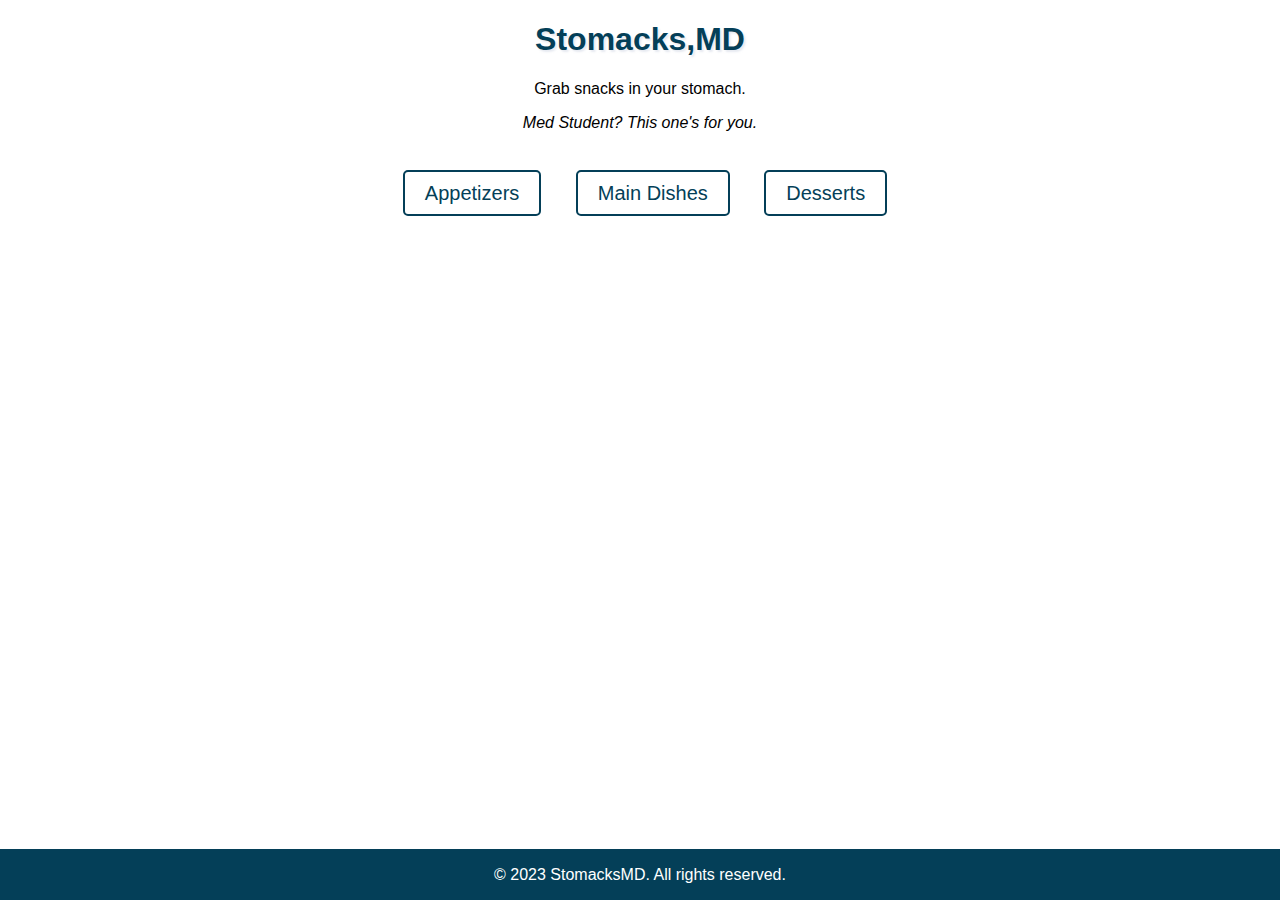
<file: index.html>
<!DOCTYPE html>
<html lang="en">
  <head>
    <meta charset="UTF-8">
    <meta name="viewport" content="width=device-width, initial-scale=1.0">
    <title>StomacksMD</title>
    <link rel="stylesheet" href="style.css">
  </head>
  <body>	
    <div class="container">
          <h1>Stomacks,MD</h1>
          <p>Grab snacks in your stomach.</p>
          <p> <i>Med Student? This one's for you.</i></p>
        </div>
      </div>
      <div class="category-list">
        <ul>
          <li><a href="appetizers.html" target="menu-iframe">Appetizers</a></li>
          <li><a href="main_dishes.html" target="menu-iframe">Main Dishes</a></li>
          <li><a href="desserts.html" target="menu-iframe">Desserts</a></li>
        </ul>
      </div>
      <div class="menu-wrapper">
        <iframe name="menu-iframe" frameborder=".5" width="1500px" height="500px"></iframe>
      </div>
    </div>
    <footer class="footer">
      <p>&copy; 2023 StomacksMD. All rights reserved.</p>
    </footer>
  </body>
</html>
</file>
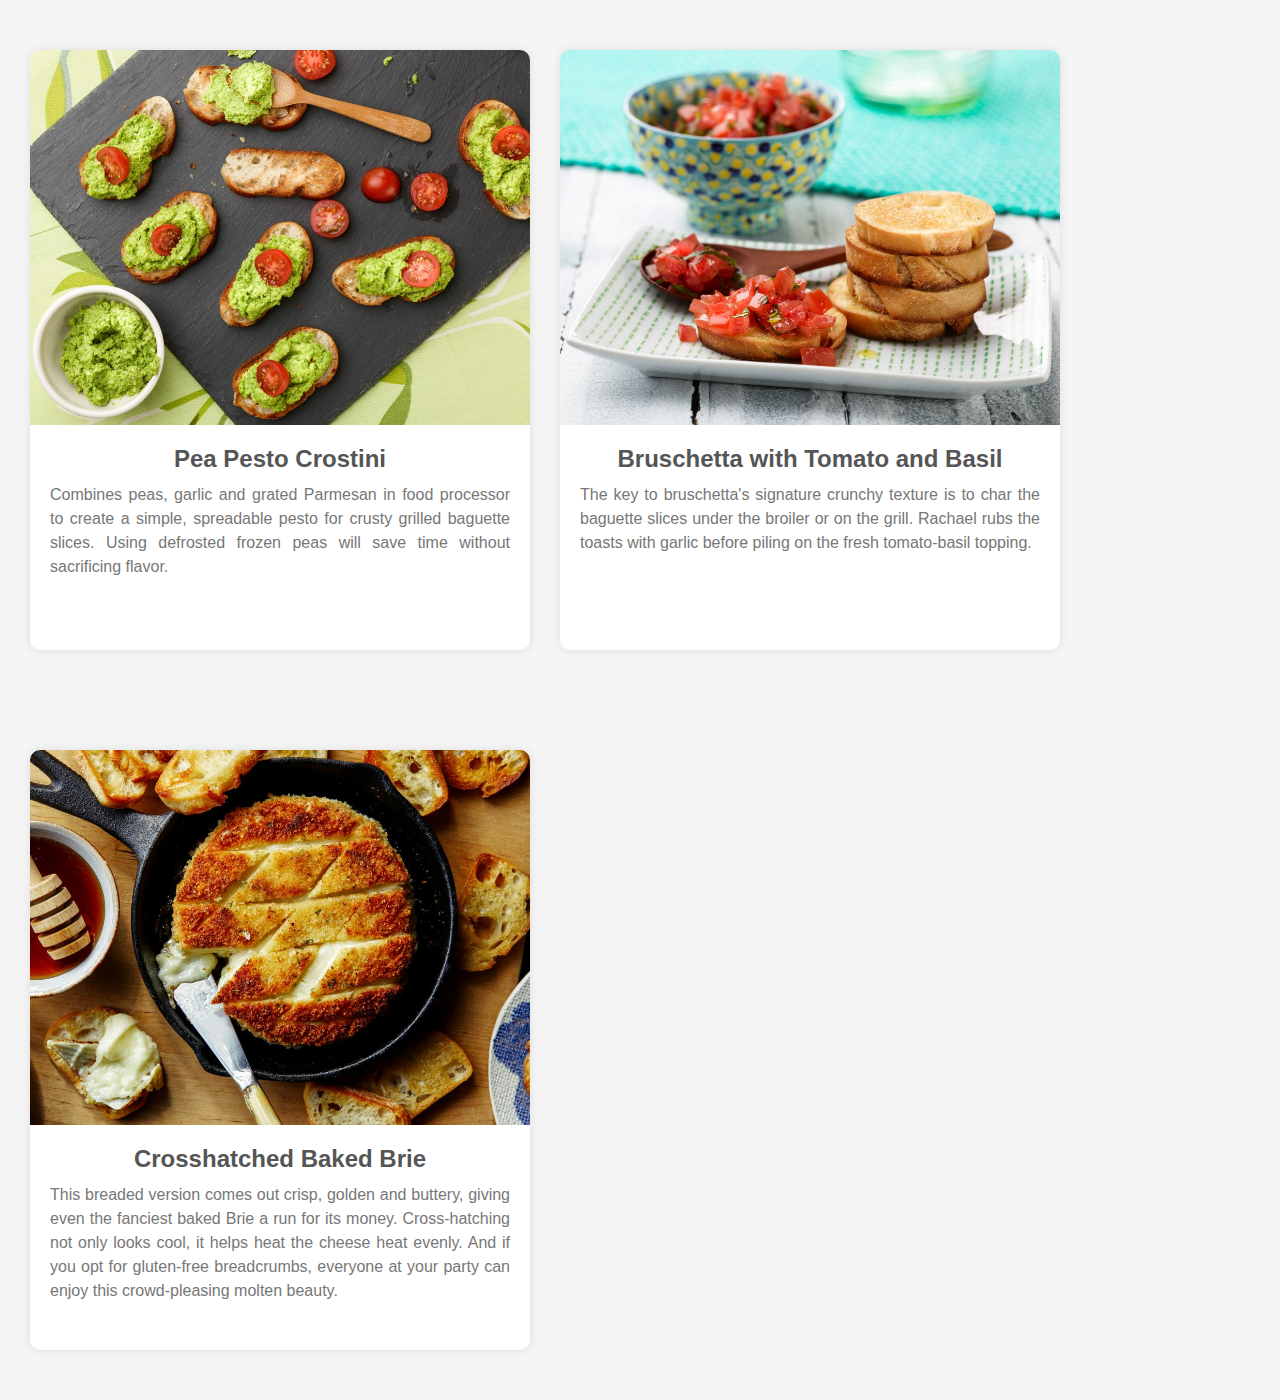
<file: appetizers.html>
<!DOCTYPE html>
<html lang="en">
  <head>
    <meta charset="UTF-8">
    <title>Appetizers</title>
    <link rel="stylesheet" href="style.css">
    <link rel="stylesheet" href="appetizers.css">
  </head>
  <body>
    <div class="appetizer-container">
      <img src="appetizer1.jpeg" alt="Appetizer">
      <h3>Pea Pesto Crostini</h3>
      <p>Combines peas, garlic and grated Parmesan in food processor to create a simple, spreadable pesto for crusty grilled baguette slices. Using defrosted frozen peas will save time without sacrificing flavor.</p>
    </div>
    <div class="appetizer-container">
      <img src="appetizer2.jpeg" alt="Appetizer">
      <h3>Bruschetta with Tomato and Basil</h3>
      <p>The key to bruschetta's signature crunchy texture is to char the baguette slices under the broiler or on the grill. Rachael rubs the toasts with garlic before piling on the fresh tomato-basil topping.</p>
    </div>
    <div class="appetizer-container">
      <img src="appetizer3.jpeg" alt="Appetizer">
      <h3>Crosshatched Baked Brie</h3>
      <p>This breaded version comes out crisp, golden and buttery, giving even the fanciest baked Brie a run for its money. Cross-hatching not only looks cool, it helps heat the cheese heat evenly. And if you opt for gluten-free breadcrumbs, everyone at your party can enjoy this crowd-pleasing molten beauty.</p>
    </div>
  </body>
</html>
</file>
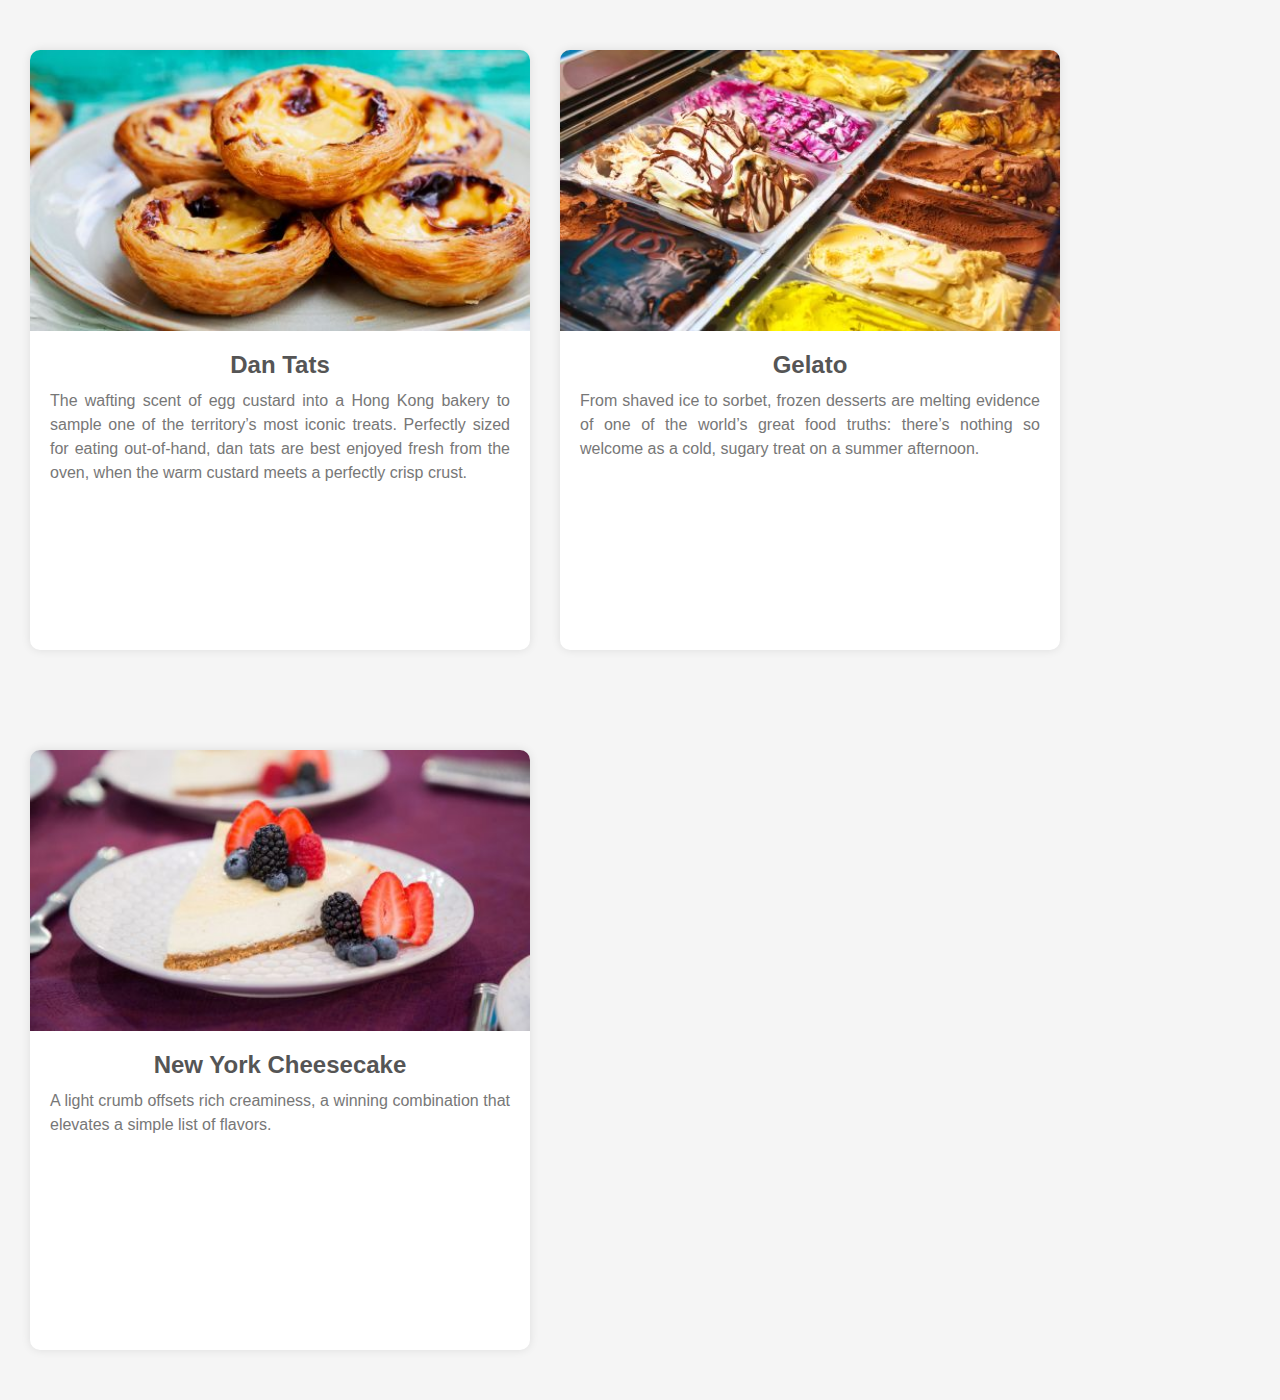
<file: desserts.html>
<!DOCTYPE html>
<html lang="en">
  <head>
    <meta charset="UTF-8">
    <title>Desserts</title>
    <link rel="stylesheet" href="style.css">
    <link rel="stylesheet" href="desserts.css">
  </head>
  <body>
    <div class="desserts-container">
      <img src="des1.jpg" alt="Desserts">
      <h3>Dan Tats</h3>
      <p>The wafting scent of egg custard into a Hong Kong bakery to sample one of the territory’s most iconic treats. Perfectly sized for eating out-of-hand, dan tats are best enjoyed fresh from the oven, when the warm custard meets a perfectly crisp crust. </p>
    </div>
    <div class="desserts-container">
      <img src="des2.jpg" alt="Desserts">
      <h3>Gelato</h3>
      <p>From shaved ice to sorbet, frozen desserts are melting evidence of one of the world’s great food truths: there’s nothing so welcome as a cold, sugary treat on a summer afternoon.</p>
    </div>
    <div class="desserts-container">
      <img src="des3.jpg" alt="Desserts">
      <h3>New York Cheesecake</h3>
      <p>A light crumb offsets rich creaminess, a winning combination that elevates a simple list of flavors.</p>
    </div>
  </body>
</html>
</file>
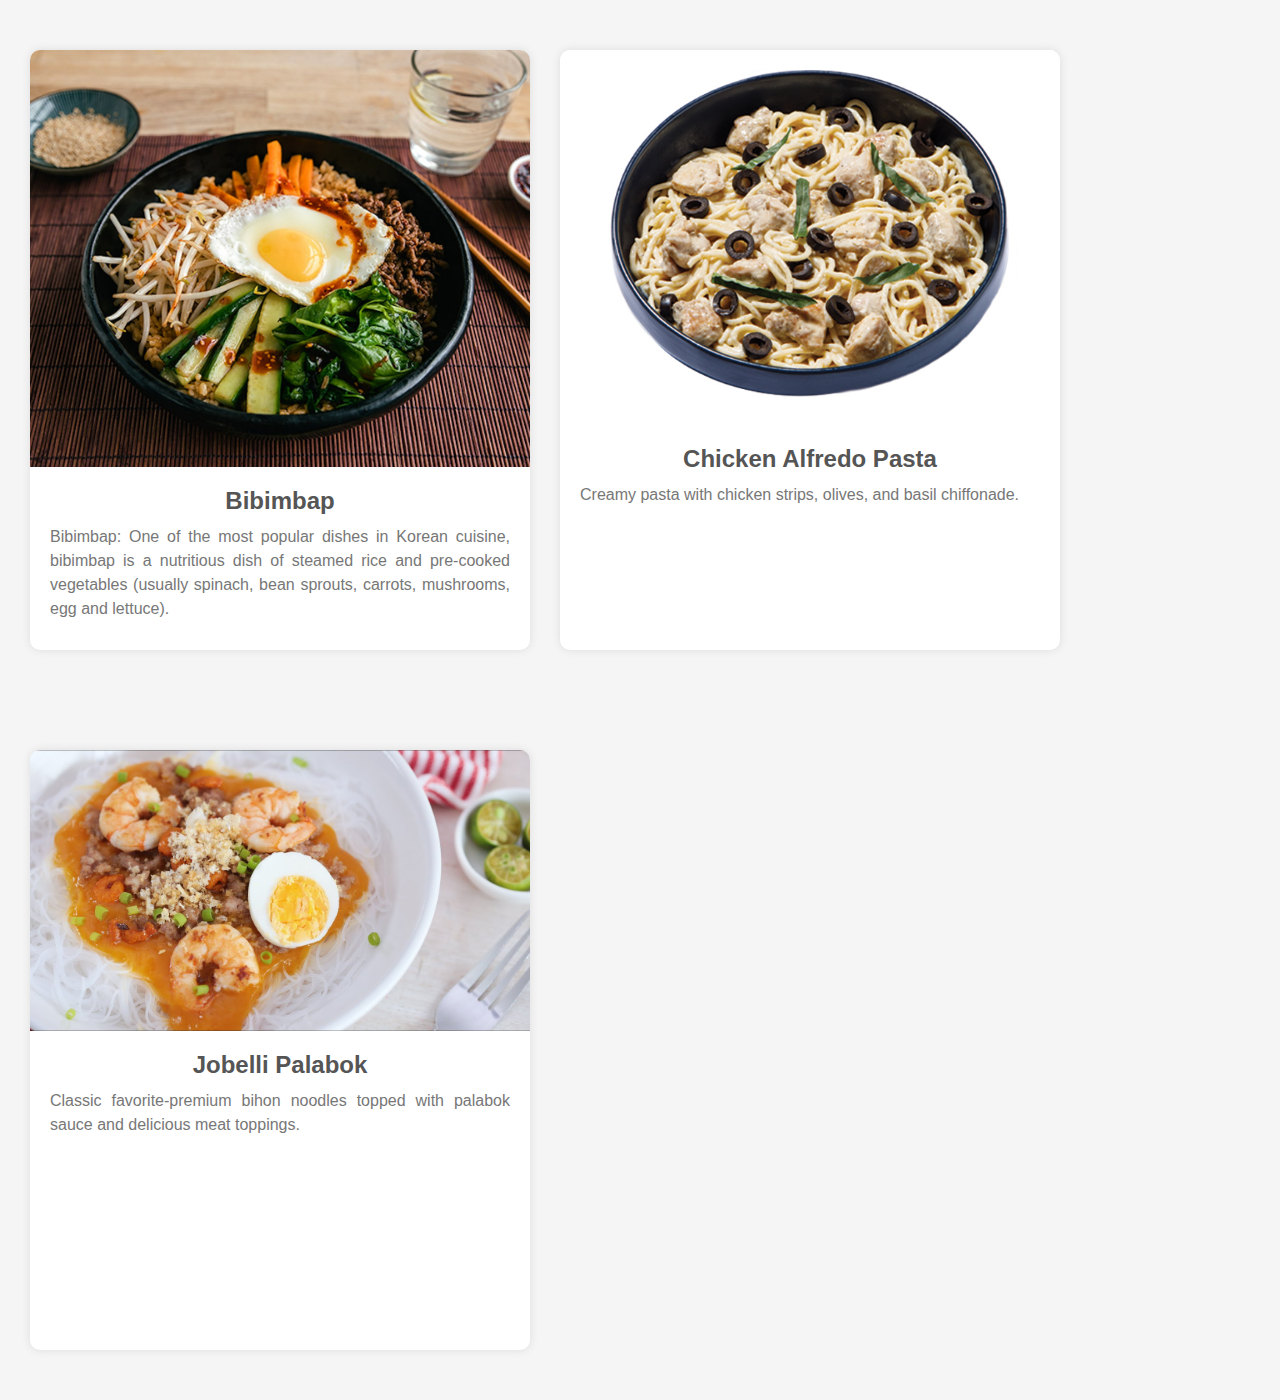
<file: main_dishes.html>
<!DOCTYPE html>
<html lang="en">
  <head>
    <meta charset="UTF-8">
    <title>Main Dishes</title>
    <link rel="stylesheet" href="style.css">
    <link rel="stylesheet" href="main_dishes.css">
  </head>
  <body>
    <div class="main_dishes-container">
      <img src="md1.jpg" alt="main_dishes">
      <h3>Bibimbap</h3>
      <p>Bibimbap: One of the most popular dishes in Korean cuisine, bibimbap is a nutritious dish of steamed rice and pre-cooked vegetables (usually spinach, bean sprouts, carrots, mushrooms, egg and lettuce).</p>
    </div>
    <div class="main_dishes-container">
      <img src="md2.jpg" alt="main_dishes">
      <h3>Chicken Alfredo Pasta</h3>
      <p>Creamy pasta with chicken strips, olives, and basil chiffonade.</p>
    </div>
    <div class="main_dishes-container">
      <img src="md3.jpg" alt="main_dishes">
      <h3>Jobelli Palabok</h3>
      <p>Classic favorite-premium bihon noodles topped with palabok sauce and delicious meat toppings.</p>
    </div>
  </body>
</html>
</file>
<file: style.css>
body {
	margin: 0;
	padding: 0;
	font-family: Arial, sans-serif;
  }
  
  .container {
	max-width: 1200px;
	margin: 0 auto;
	position: relative;
	text-align: center;
  }
  h1 {
	text-shadow: 2px 2px 2px rgba(208, 214, 227, 0.5);
	color: #043f58;
  }
  
  .image-up {
	width: 100%;
	height: 500px;
	position: absolute;
	top: 0;
	left: 0;
  }
  
  .image-up img {
	width: 100%;
	height: 100%;
	object-fit: cover;
	position: absolute;
	top: 0;
	left: 0;
	z-index: -1;
  }
  
  .image-overlay {
	position: absolute;
	top: 50%;
	left: 50%;
	transform: translate(-50%, -50%);
	color: #fff;
	text-align: center;
	z-index: 1;
  }
  
  .category-list {
	margin-top: 50px;
	text-align: center;
  }
  
  .category-list ul {
	list-style-type: none;
	padding: 2;
	margin: 0;
	display: inline-block;
  }
  
  .category-list ul li {
	display: inline-block;
	margin-right: 30px;
  }
  
  .category-list ul li a {
	text-decoration: none;
	color: #043f58;
	font-size: 20px;
	padding: 10px 20px;
	border: 2px solid #043f58;
	border-radius: 5px;
	transition: all 0.3s ease;
  }
  
  .category-list ul li a:hover {
	background-color: #043f58;
	color: #fff;
  }
  
  .menu-wrapper {
	margin-top: 50px;
  }
  
  .footer {
	background-color: #043f58;
	color: #fff;
	text-align: center;
	position: fixed;
	bottom: 0;
	left: 0;
	width: 100%;
	padding: .5px 0; 
  }
</file>
<file: appetizers.css>
body {
    margin: 0;
    padding: 0;
    font-family: Arial, sans-serif;
    background-color: #f5f5f5;
  }
  
  .appetizer-container {
    margin: 50px auto;
    width: 500px; /* set a fixed width */
    height: 600px; /* set a fixed height */
    background-color: #fff;
    border-radius: 10px;
    box-shadow: 0 0 10px rgba(0,0,0,0.1);
    overflow: hidden;
    float: left;
    margin-left: 30px;
  }
  
  .appetizer-container img {
    display: block;
    width: 100%;
    height: auto;
  }
  
  .appetizer-container h3 {
    font-size: 24px;
    font-weight: bold;
    text-align: center;
    margin: 20px 0 10px 0;
    color: #555;
  }
  
  .appetizer-container p {
    font-size: 16px;
    line-height: 1.5;
    text-align: justify;
    margin: 0 20px 20px 20px;
    color: #777;
  }
  
  @media only screen and (max-width: 600px) {
    .appetizer-container {
      margin: 20px auto;
      max-width: 90%;
    }
  }
</file>
<file: desserts.css>
body {
    margin: 0;
    padding: 0;
    font-family: Arial, sans-serif;
    background-color: #f5f5f5;
  }
  
  .desserts-container {
    margin: 50px auto;
    width: 500px; /* set a fixed width */
    height: 600px; /* set a fixed height */
    background-color: #fff;
    border-radius: 10px;
    box-shadow: 0 0 10px rgba(0,0,0,0.1);
    overflow: hidden;
    float: left;
    margin-left: 30px;
  }
  
  .desserts-container img {
    display: block;
    width: 100%;
    height: auto;
  }
  
  .desserts-container h3 {
    font-size: 24px;
    font-weight: bold;
    text-align: center;
    margin: 20px 0 10px 0;
    color: #555;
  }
  
  .desserts-container p {
    font-size: 16px;
    line-height: 1.5;
    text-align: justify;
    margin: 0 20px 20px 20px;
    color: #777;
  }
  
  @media only screen and (max-width: 600px) {
    .desserts-container {
      margin: 20px auto;
      max-width: 90%;
    }
  }
</file>
<file: main_dishes.css>
body {
    margin: 0;
    padding: 0;
    font-family: Arial, sans-serif;
    background-color: #f5f5f5;
  }
  
  .main_dishes-container {
    margin: 50px auto;
    width: 500px; /* set a fixed width */
    height: 600px; /* set a fixed height */
    background-color: #fff;
    border-radius: 10px;
    box-shadow: 0 0 10px rgba(0,0,0,0.1);
    overflow: hidden;
    float: left;
    margin-left: 30px;
  }
  
  .main_dishes-container img {
    display: block;
    width: 100%;
    height: auto;
  }
  
  .main_dishes-container h3 {
    font-size: 24px;
    font-weight: bold;
    text-align: center;
    margin: 20px 0 10px 0;
    color: #555;
  }
  
  .main_dishes-container p {
    font-size: 16px;
    line-height: 1.5;
    text-align: justify;
    margin: 0 20px 20px 20px;
    color: #777;
  }
  
  @media only screen and (max-width: 600px) {
    .main_dishes-container {
      margin: 20px auto;
      max-width: 90%;
    }
  }
</file>
